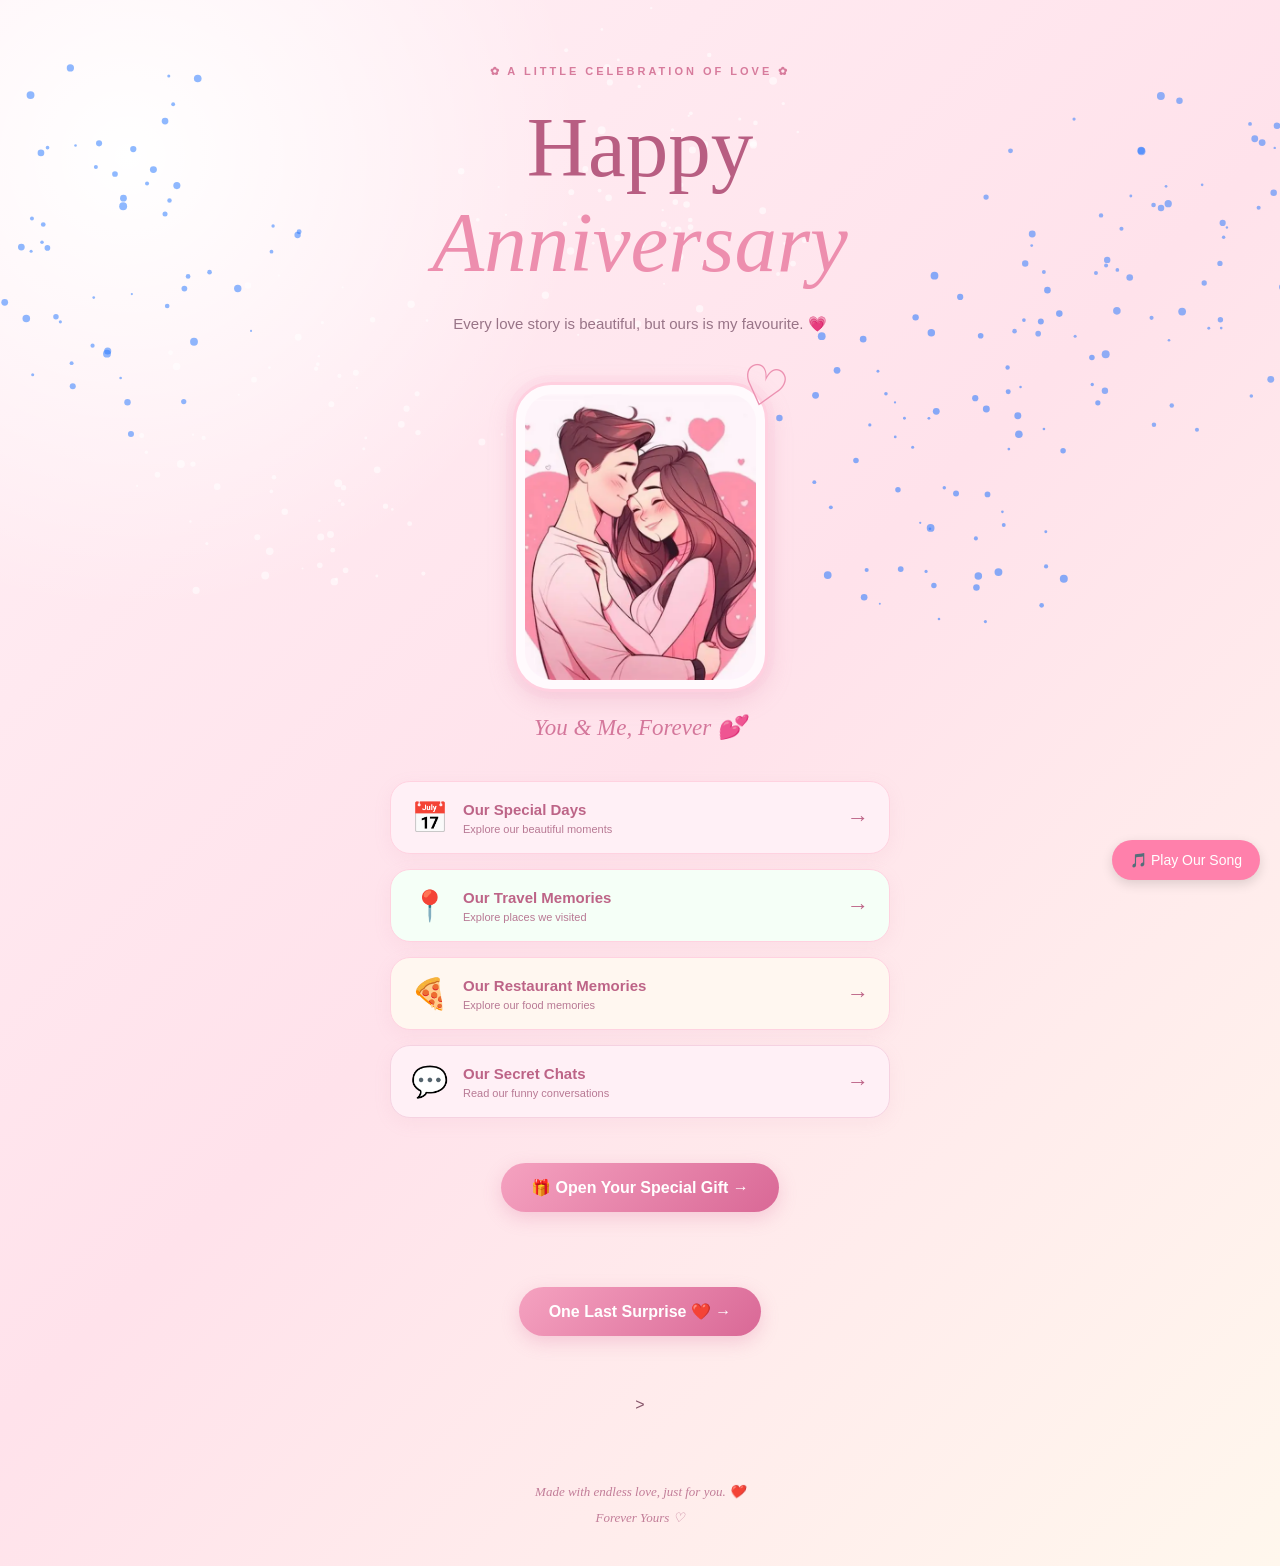
<file: index.html>
<!DOCTYPE html>
<html lang="en">
<head>
    <meta charset="UTF-8">
    <meta name="viewport" content="width=device-width, initial-scale=1.0">
    <title>Our Little Love Story ❤️</title>
    <link rel="stylesheet" href="style.css">
</head>
<body>

    <canvas id="fireworks"></canvas>
    <div class="hearts" id="hearts"></div>

    <main class="page">

        <div class="small-label">✿ A LITTLE CELEBRATION OF LOVE ✿</div>

        <h1>Happy <span>Anniversary</span></h1>

        <p class="subtitle">
            Every love story is beautiful, but ours is my favourite. 💗
        </p>

        <section class="photo-section">
            <div class="photo-decoration">♡</div>

            <div class="photo-frame">
                <img src="OIP.webp" alt="Our beautiful memory"
                     onerror="this.style.display='none'; document.getElementById('photoFallback').style.display='flex';">

                <div class="photo-fallback" id="photoFallback">
                    <span>♡</span>
                    <p>Add Your Beautiful Photo</p>
                </div>
            </div>

            <div class="photo-caption">You & Me, Forever 💕</div>
        </section>


       <div class="page-navigation">

    <a href="calendar.html" class="nav-button calendar-btn">
        <span>📅</span>
        <span>
            <strong>Our Special Days</strong>
            <small>Explore our beautiful moments</small>
        </span>
        <span class="arrow">→</span>
    </a>

    <a href="places.html" class="nav-button places-btn">
        <span>📍</span>
        <span>
            <strong>Our Travel Memories</strong>
            <small>Explore places we visited</small>
        </span>
        <span class="arrow">→</span>
    </a>

    <a href="restaurants.html" class="nav-button restaurant-btn">
        <span>🍕</span>
        <span>
            <strong>Our Restaurant Memories</strong>
            <small>Explore our food memories</small>
        </span>
        <span class="arrow">→</span>

    </a><a href="chat.html" class="nav-button chat-btn">
    <span>💬</span>
    <span>
        <strong>Our Secret Chats</strong>
        <small>Read our funny conversations</small>
    </span>
    <span class="arrow">→</span>
</a><a href="gift-slot.html" class="next-button">
    🎁 Open Your Special Gift →
</a> 
<a href="last-message.html" class="next-button">
    One Last Surprise ❤️ →
</a>
</div>

</div>

</div>
       >

        <footer>
            <p>Made with endless love, just for you. ❤️</p>
            <p>Forever Yours ♡</p>
        </footer>

    </main>

    <div class="popup-overlay" id="popup">
        <div class="popup-card">
            <button class="close-btn" id="closeBtn">×</button>
            <div class="popup-heart">💗</div>
            <h2>One More Thing...</h2>
            <p>
                No matter how many days pass,
                I will always be happy to have you in my life.
            </p>
            <h3>Will You Stay With Me Forever? 🥺</h3>
            <button class="yes-btn" id="yesBtn">Forever & Always! ❤️</button>
            <p class="popup-result" id="popupResult"></p>
        </div>
    </div>

       <script src="script.js"></script>

    <!-- Background Music -->
    <audio id="backgroundMusic" loop>
        <source src="m.mp3" type="audio/mpeg">
    </audio>

    <button id="musicButton" onclick="toggleMusic()">
        🎵 Play Our Song
    </button>

    <style>
        #musicButton {
            position: fixed;
            bottom: 20px;
            right: 20px;
            background: #ff80ab;
            color: white;
            border: none;
            padding: 12px 18px;
            border-radius: 30px;
            font-size: 14px;
            cursor: pointer;
            z-index: 9999;
            box-shadow: 0 4px 12px #0002;
        }
    </style>

    <script>
        const music = document.getElementById("backgroundMusic");
        const musicButton = document.getElementById("musicButton");

        function toggleMusic() {
            if (music.paused) {
                music.play();
                musicButton.innerHTML = "⏸ Pause Our Song";
                sessionStorage.setItem("songPlaying", "true");
            } else {
                music.pause();
                musicButton.innerHTML = "🎵 Play Our Song";
                sessionStorage.setItem("songPlaying", "false");
            }
        }

        window.addEventListener("load", function () {
            const savedTime = sessionStorage.getItem("songTime");
            if (savedTime) {
                music.currentTime = Number(savedTime);
            }

            if (sessionStorage.getItem("songPlaying") === "true") {
                music.play().then(() => {
                    musicButton.innerHTML = "⏸ Pause Our Song";
                }).catch(() => {
                    musicButton.innerHTML = "🎵 Continue Our Song";
                });
            }
        });

        window.addEventListener("beforeunload", function () {
            sessionStorage.setItem("songTime", music.currentTime);
        });
    </script>

</body>
</html>
</file>
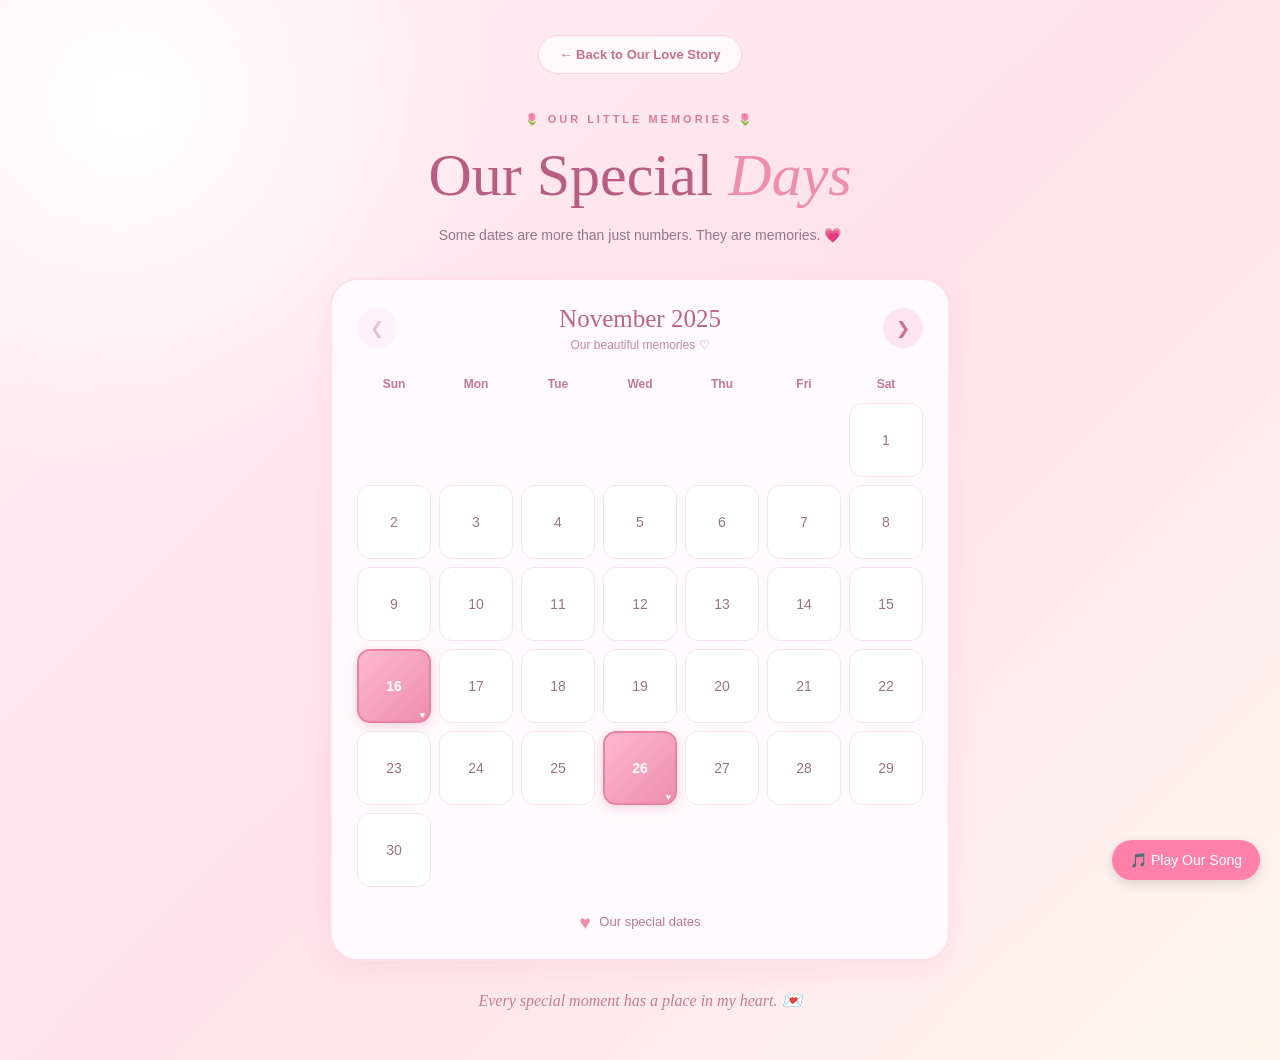
<file: calendar.html>
<!DOCTYPE html>
<html lang="en">
<head>
    <meta charset="UTF-8">
    <meta name="viewport" content="width=device-width, initial-scale=1.0">

    <title>Our Special Days ❤️</title>

    <link rel="stylesheet" href="style.css">
    <link rel="stylesheet" href="calendar.css">
</head>

<body>

    <!-- Floating Hearts -->
    <div class="hearts" id="hearts"></div>

    <main class="calendar-page">

        <!-- Back Home Button -->
        <a href="index.html" class="back-home">
            ← Back to Our Love Story
        </a>

        <!-- Calendar Heading -->
        <div class="calendar-heading">

            <span>🌷 OUR LITTLE MEMORIES 🌷</span>

            <h1>
                Our Special <em>Days</em>
            </h1>

            <p>
                Some dates are more than just numbers.
                They are memories. 💗
            </p>

        </div>

        <!-- Calendar Section -->
        <section class="calendar-card">

            <div class="calendar-top">

                <button id="prevMonth" aria-label="Previous month">
                    ❮
                </button>

                <div>
                    <h2 id="monthYear">November 2025</h2>
                    <p>Our beautiful memories ♡</p>
                </div>

                <button id="nextMonth" aria-label="Next month">
                    ❯
                </button>

            </div>

            <!-- Weekdays -->
            <div class="weekdays">
                <span>Sun</span>
                <span>Mon</span>
                <span>Tue</span>
                <span>Wed</span>
                <span>Thu</span>
                <span>Fri</span>
                <span>Sat</span>
            </div>

            <!-- Calendar Dates -->
            <div class="calendar-days" id="calendarDays"></div>

            <!-- Legend -->
            <div class="calendar-legend">
                <span class="legend-heart">♥</span>
                Our special dates
            </div>

        </section>

        <!-- Footer -->
        <p class="calendar-footer">
            Every special moment has a place in my heart. 💌
        </p>

    </main>

    <!-- SPECIAL DAY POPUP -->
    <div class="date-popup" id="datePopup">

        <div class="date-popup-card">

            <button class="date-close" id="dateClose">
                ×
            </button>

            <div class="date-popup-heart">💗</div>

            <span class="popup-small-title">
                A MEMORY TO KEEP
            </span>

            <h2 id="specialDateTitle">
                Our Special Day
            </h2>

            <p id="specialDateNote"></p>

            <div class="popup-bottom">
                Made with love, just for you ♡
            </div>

            <button class="date-ok" id="dateOk">
                Close 💕
            </button>

        </div>

    </div>

    <!-- JavaScript -->
    <script src="calendar.js"></script>

</body>
</html>


    <!-- SPECIAL DATE POPUP -->
    <div class="date-popup" id="datePopup">
        <div class="date-popup-card">

            <button class="date-close" id="dateClose">×</button>

            <div class="date-popup-heart">💗</div>
            <span class="popup-small-title">A MEMORY TO KEEP</span>

            <h2 id="specialDateTitle">Our Special Day</h2>
            <p id="specialDateNote"></p>

            <div class="popup-bottom">
                Made with love, just for you ♡
            </div>

            <button class="date-ok" id="dateOk">Close 💕</button>
        </div>
    </div>

     <!-- Background Music -->
    <audio id="backgroundMusic" loop>
        <source src="m.mp3" type="audio/mpeg">
    </audio>

    <button id="musicButton" onclick="toggleMusic()">
        🎵 Play Our Song
    </button>

    <style>
        #musicButton {
            position: fixed;
            bottom: 20px;
            right: 20px;
            background: #ff80ab;
            color: white;
            border: none;
            padding: 12px 18px;
            border-radius: 30px;
            font-size: 14px;
            cursor: pointer;
            z-index: 9999;
            box-shadow: 0 4px 12px #0002;
        }
    </style>

    <script>
        const music = document.getElementById("backgroundMusic");
        const musicButton = document.getElementById("musicButton");

        function toggleMusic() {
            if (music.paused) {
                music.play();
                musicButton.innerHTML = "⏸ Pause Our Song";
                sessionStorage.setItem("songPlaying", "true");
            } else {
                music.pause();
                musicButton.innerHTML = "🎵 Play Our Song";
                sessionStorage.setItem("songPlaying", "false");
            }
        }

        window.addEventListener("load", function () {
            const savedTime = sessionStorage.getItem("songTime");
            if (savedTime) {
                music.currentTime = Number(savedTime);
            }

            if (sessionStorage.getItem("songPlaying") === "true") {
                music.play().then(() => {
                    musicButton.innerHTML = "⏸ Pause Our Song";
                }).catch(() => {
                    musicButton.innerHTML = "🎵 Continue Our Song";
                });
            }
        });

        window.addEventListener("beforeunload", function () {
            sessionStorage.setItem("songTime", music.currentTime);
        });
    </script>

</body>
</html>
</file>
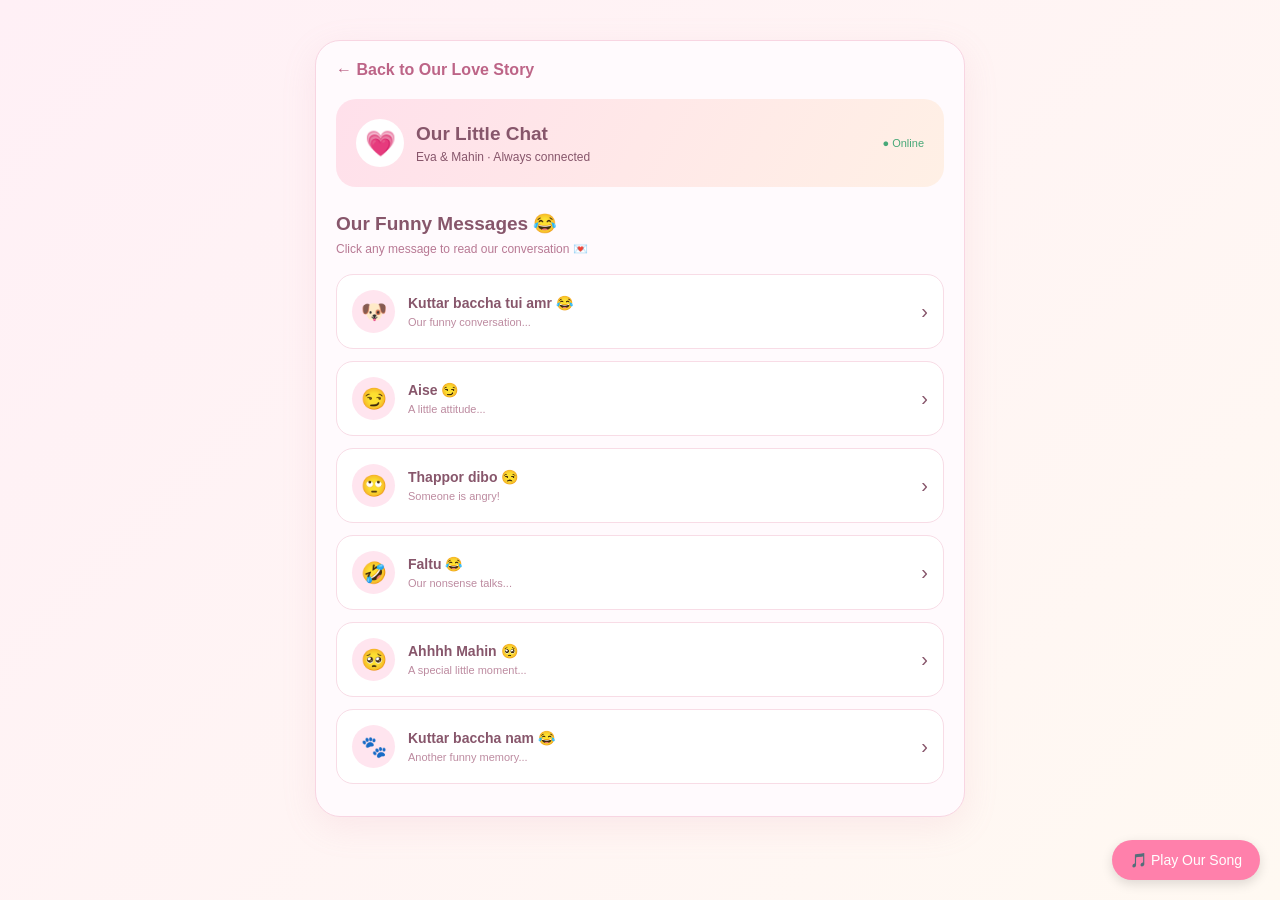
<file: chat.html>
<!DOCTYPE html>
<html lang="en">
<head>
    <meta charset="UTF-8">
    <meta name="viewport" content="width=device-width, initial-scale=1.0">
    <title>Our Secret Chat 💗</title>
    <link rel="stylesheet" href="chat.css">
</head>
<body>

<main class="chat-page">

    <a href="index.html" class="back-button">← Back to Our Love Story</a>

    <header class="chat-header">
        <div class="profile">
            <div class="avatar">💗</div>
            <div>
                <h1>Our Little Chat</h1>
                <p>Eva & Mahin · Always connected</p>
            </div>
        </div>
        <span class="online">● Online</span>
    </header>

    <section id="chatList" class="chat-list">
        <h2>Our Funny Messages 😂</h2>
        <p class="subtitle">Click any message to read our conversation 💌</p>
    </section>

    <section id="conversation" class="conversation hidden">
        <button id="backChats" class="back-chat">← All Messages</button>

        <div class="conversation-heading">
            <div class="avatar">🥰</div>
            <div>
                <h2 id="conversationTitle">Our Conversation</h2>
                <p>Just our silly little talks ❤️</p>
            </div>
        </div>

        <div id="messages" class="messages"></div>

        <div class="chat-footer">Made with love, just for Eva ♡</div>
    </section>

</main>

<script src="chat.js"></script>
</body>
</html>
<!-- Background Music -->
    <audio id="backgroundMusic" loop>
        <source src="m.mp3" type="audio/mpeg">
    </audio>

    <button id="musicButton" onclick="toggleMusic()">
        🎵 Play Our Song
    </button>

    <style>
        #musicButton {
            position: fixed;
            bottom: 20px;
            right: 20px;
            background: #ff80ab;
            color: white;
            border: none;
            padding: 12px 18px;
            border-radius: 30px;
            font-size: 14px;
            cursor: pointer;
            z-index: 9999;
            box-shadow: 0 4px 12px #0002;
        }
    </style>

    <script>
        const music = document.getElementById("backgroundMusic");
        const musicButton = document.getElementById("musicButton");

        function toggleMusic() {
            if (music.paused) {
                music.play();
                musicButton.innerHTML = "⏸ Pause Our Song";
                sessionStorage.setItem("songPlaying", "true");
            } else {
                music.pause();
                musicButton.innerHTML = "🎵 Play Our Song";
                sessionStorage.setItem("songPlaying", "false");
            }
        }

        window.addEventListener("load", function () {
            const savedTime = sessionStorage.getItem("songTime");
            if (savedTime) {
                music.currentTime = Number(savedTime);
            }

            if (sessionStorage.getItem("songPlaying") === "true") {
                music.play().then(() => {
                    musicButton.innerHTML = "⏸ Pause Our Song";
                }).catch(() => {
                    musicButton.innerHTML = "🎵 Continue Our Song";
                });
            }
        });

        window.addEventListener("beforeunload", function () {
            sessionStorage.setItem("songTime", music.currentTime);
        });
    </script>

</body>
</html>
</file>
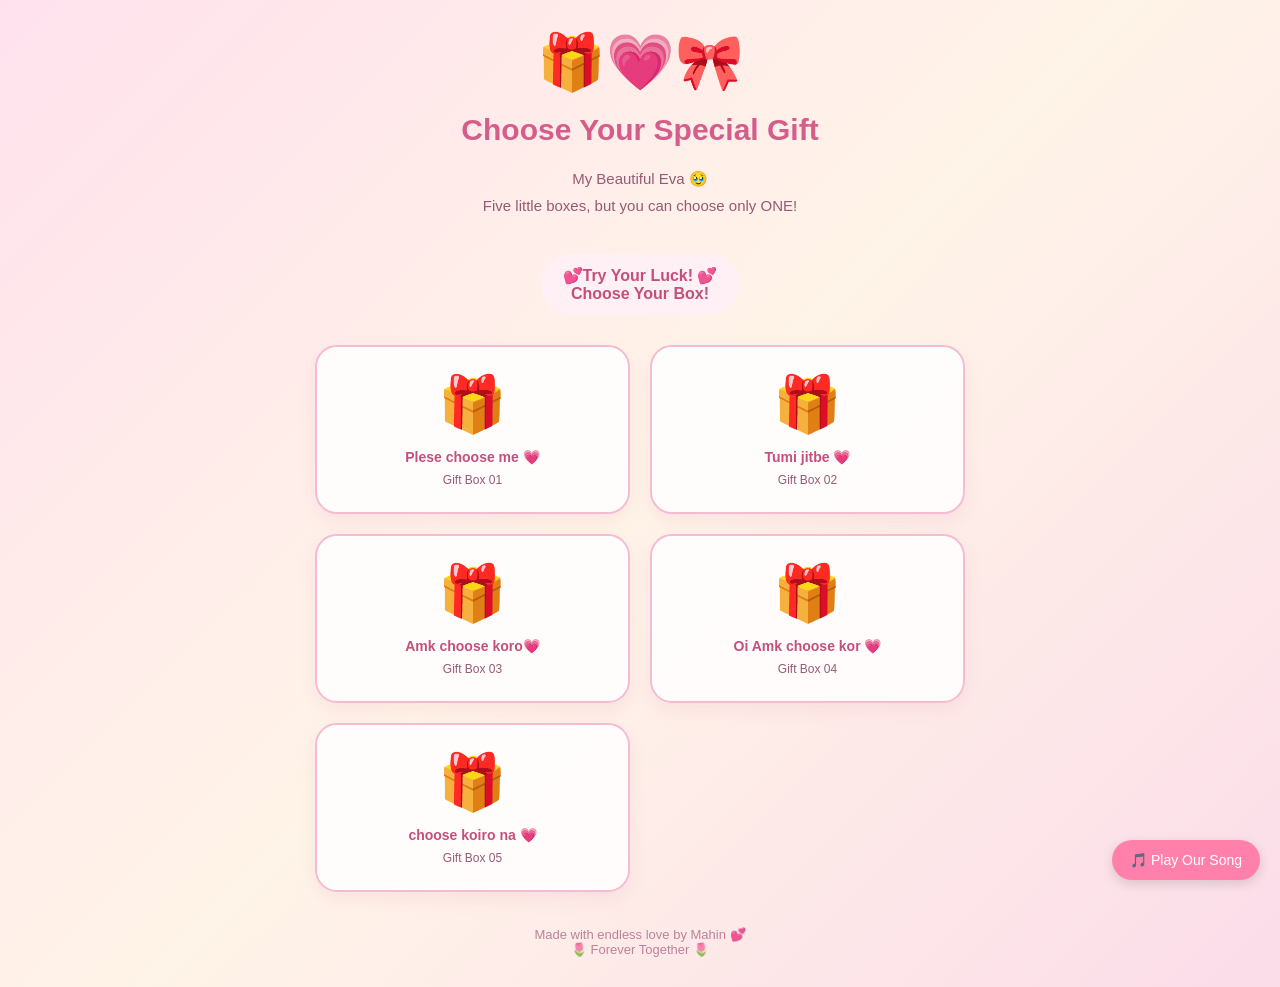
<file: gift-slot.html>
<!DOCTYPE html>
<html lang="en">
<head>
<meta charset="UTF-8">
<meta name="viewport" content="width=device-width, initial-scale=1.0">

<title>Eva's Special Gift ❤️</title>

<style>
* {
    margin: 0;
    padding: 0;
    box-sizing: border-box;
}

body {
    min-height: 100vh;
    font-family: 'Segoe UI', sans-serif;
    background: linear-gradient(135deg, #ffe1ed, #fff4e8, #fbdce9);
    color: #945b74;
    text-align: center;
    padding: 30px 15px;
}

.container {
    max-width: 650px;
    margin: auto;
}

.top-icon {
    font-size: 55px;
    animation: float 2s infinite ease-in-out;
}

@keyframes float {
    50% { transform: translateY(-10px); }
}

h1 {
    color: #d45d8a;
    font-size: 30px;
    margin: 18px 0;
}

.subtitle {
    font-size: 15px;
    line-height: 1.8;
    margin-bottom: 20px;
}

.instruction {
    display: inline-block;
    background: #fff0f5;
    padding: 12px 22px;
    border-radius: 30px;
    margin: 15px 0 30px;
    color: #c34f7b;
    font-weight: bold;
}

.gift-grid {
    display: grid;
    grid-template-columns: repeat(2, 1fr);
    gap: 20px;
}

.gift-box {
    background: rgba(255,255,255,0.85);
    border: 2px solid #f5bcd1;
    border-radius: 22px;
    padding: 25px 10px;
    cursor: pointer;
    transition: 0.3s;
    box-shadow: 0 7px 18px #d88aa522;
}

.gift-box:hover:not(.locked) {
    transform: translateY(-7px);
    background: #ffeaf2;
    box-shadow: 0 10px 25px #d88aa544;
}

.gift-box.selected {
    border: 3px solid #d94e83;
    background: #ffe2ed;
    transform: scale(1.05);
    box-shadow: 0 8px 25px #d94e8355;
}

.gift-box.locked {
    opacity: 0.35;
    cursor: not-allowed;
}

.gift-icon {
    font-size: 55px;
    margin-bottom: 12px;
}

.gift-box h3 {
    font-size: 14px;
    color: #c44f7d;
}

.gift-box p {
    font-size: 12px;
    margin-top: 8px;
}

.message {
    margin-top: 35px;
    padding: 30px 20px;
    background: linear-gradient(135deg, #fff8fb, #ffe9f1);
    border-radius: 25px;
    border: 2px solid #f2bfd1;
    display: none;
    box-shadow: 0 10px 30px #d88aa533;
    animation: show 0.7s ease;
}

@keyframes show {
    from {
        opacity: 0;
        transform: scale(0.8) translateY(20px);
    }
    to {
        opacity: 1;
        transform: scale(1) translateY(0);
    }
}

.result-icon {
    font-size: 65px;
    margin-bottom: 15px;
}

.message h2 {
    color: #d34d80;
    font-size: 26px;
    margin-bottom: 15px;
}

.message p {
    line-height: 1.9;
    font-size: 15px;
}

.love-note {
    margin-top: 22px;
    color: #d34d80;
    font-weight: bold;
    font-size: 22px;
}

.next {
    display: none;
    margin-top: 28px;
    padding: 15px 30px;
    background: linear-gradient(135deg, #f5a2c0, #d96896);
    color: white;
    text-decoration: none;
    border-radius: 30px;
    font-weight: bold;
    box-shadow: 0 6px 18px #d9689640;
    transition: 0.3s;
}

.next:hover {
    transform: translateY(-5px);
}

.footer {
    margin-top: 35px;
    font-size: 13px;
    color: #bd8299;
}

@media(max-width: 400px) {
    .gift-grid {
        gap: 12px;
    }

    .gift-box {
        padding: 20px 5px;
    }

    h1 {
        font-size: 25px;
    }
}
</style>
</head>

<body>

<div class="container">

    <div class="top-icon">🎁💗🎀</div>

    <h1>Choose Your Special Gift</h1>

    <p class="subtitle">
        My Beautiful Eva 🥹
        <br>
        Five little boxes, but you can choose only ONE!
    </p>

    <div class="instruction">
        💕Try Your Luck! 💕
        <br>
        Choose Your Box!
    </div>

    <!-- FIVE GIFT BOXES -->

    <div class="gift-grid">

        <div class="gift-box" onclick="chooseGift(this)">
            <div class="gift-icon">🎁</div>
            <h3>Plese choose me 💗</h3>
            <p>Gift Box 01</p>
        </div>

        <div class="gift-box" onclick="chooseGift(this)">
            <div class="gift-icon">🎁</div>
            <h3>Tumi jitbe  💗</h3>
            <p>Gift Box 02</p>
        </div>

        <div class="gift-box" onclick="chooseGift(this)">
            <div class="gift-icon">🎁</div>
            <h3>Amk choose  koro💗</h3>
            <p>Gift Box 03</p>
        </div>

        <div class="gift-box" onclick="chooseGift(this)">
            <div class="gift-icon">🎁</div>
            <h3>Oi Amk choose kor 💗</h3>
            <p>Gift Box 04</p>
        </div>

        <div class="gift-box" onclick="chooseGift(this)">
            <div class="gift-icon">🎁</div>
            <h3>choose koiro na  💗</h3>
            <p>Gift Box 05</p>
        </div>

    </div>

    <!-- SAME BANGLISH NOTE FOR EVERY BOX -->

    <div class="message" id="message">

        <div class="result-icon">💗🥰</div>

        <h2>SHEI ❤️</h2>

        <p>
            Hehe! Eva, tumi tomar special box choose korecho! 🥹
            <br><br>

           Cholo Segs kory .......
            <br><br>

           
            

         

        <div class="love-note">
            VALOBASHI EVA ❤️
        </div>

    </div>

    <!-- FINAL PAGE BUTTON -->

    <a href="last-message.html" class="next" id="nextButton">
        Final Love Letter ❤️ →
    </a>

    <div class="footer">
        Made with endless love by Mahin 💕
        <br>
        🌷 Forever Together 🌷
    </div>

</div>

<script>

let alreadySelected = false;

function chooseGift(box) {

    // Only one box can be selected

    if (alreadySelected) {
        return;
    }

    alreadySelected = true;

    // Select clicked box

    box.classList.add("selected");

    box.querySelector(".gift-icon").innerHTML = "💝";

    // Lock other four boxes

    document.querySelectorAll(".gift-box").forEach(item => {

        if (item !== box) {
            item.classList.add("locked");
        }

    });

    // Show Banglish message

    document.getElementById("message").style.display = "block";

    // Show final message button

    document.getElementById("nextButton").style.display = "inline-block";

    // Scroll to message

    document.getElementById("message").scrollIntoView({
        behavior: "smooth",
        block: "center"
    });

}

</script>

</body>
</html>
<!-- Background Music -->
    <audio id="backgroundMusic" loop>
        <source src="m.mp3" type="audio/mpeg">
    </audio>

    <button id="musicButton" onclick="toggleMusic()">
        🎵 Play Our Song
    </button>

    <style>
        #musicButton {
            position: fixed;
            bottom: 20px;
            right: 20px;
            background: #ff80ab;
            color: white;
            border: none;
            padding: 12px 18px;
            border-radius: 30px;
            font-size: 14px;
            cursor: pointer;
            z-index: 9999;
            box-shadow: 0 4px 12px #0002;
        }
    </style>

    <script>
        const music = document.getElementById("backgroundMusic");
        const musicButton = document.getElementById("musicButton");

        function toggleMusic() {
            if (music.paused) {
                music.play();
                musicButton.innerHTML = "⏸ Pause Our Song";
                sessionStorage.setItem("songPlaying", "true");
            } else {
                music.pause();
                musicButton.innerHTML = "🎵 Play Our Song";
                sessionStorage.setItem("songPlaying", "false");
            }
        }

        window.addEventListener("load", function () {
            const savedTime = sessionStorage.getItem("songTime");
            if (savedTime) {
                music.currentTime = Number(savedTime);
            }

            if (sessionStorage.getItem("songPlaying") === "true") {
                music.play().then(() => {
                    musicButton.innerHTML = "⏸ Pause Our Song";
                }).catch(() => {
                    musicButton.innerHTML = "🎵 Continue Our Song";
                });
            }
        });

        window.addEventListener("beforeunload", function () {
            sessionStorage.setItem("songTime", music.currentTime);
        });
    </script>

</body>
</html>
</file>
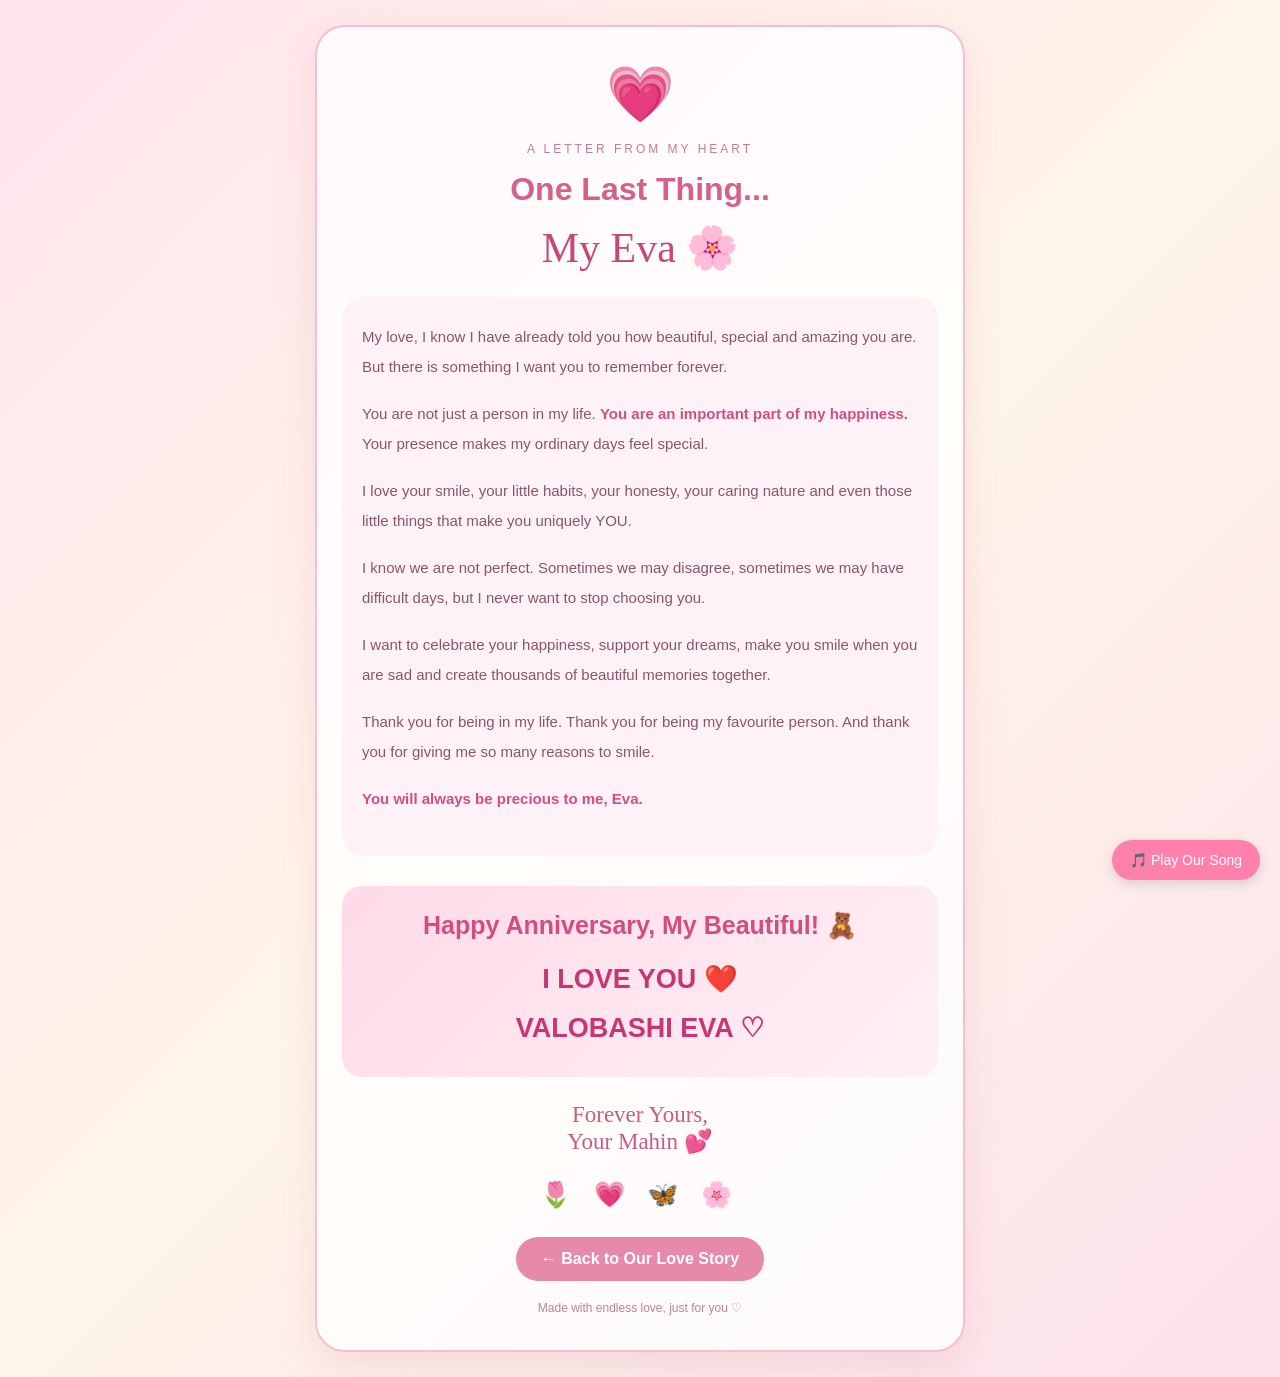
<file: last-message.html>
<!DOCTYPE html>
<html lang="en">
<head>
    <meta charset="UTF-8">
    <meta name="viewport" content="width=device-width, initial-scale=1.0">
    <title>One Last Message for Eva ❤️</title>

    <style>
        * {
            margin: 0;
            padding: 0;
            box-sizing: border-box;
        }

        body {
            min-height: 100vh;
            font-family: 'Segoe UI', sans-serif;
            background: linear-gradient(135deg, #ffe4ed, #fff5e9, #fce1eb);
            color: #87566b;
            display: flex;
            justify-content: center;
            align-items: center;
            padding: 25px 15px;
            overflow-x: hidden;
        }

        .container {
            max-width: 650px;
            width: 100%;
            background: rgba(255, 255, 255, 0.8);
            border: 2px solid #f5bfd1;
            border-radius: 30px;
            padding: 35px 25px;
            text-align: center;
            box-shadow: 0 15px 40px rgba(190, 100, 130, 0.15);
            animation: appear 1.2s ease;
        }

        @keyframes appear {
            from {
                opacity: 0;
                transform: translateY(30px);
            }
            to {
                opacity: 1;
                transform: translateY(0);
            }
        }

        .heart {
            font-size: 55px;
            animation: heartbeat 1.5s infinite;
        }

        @keyframes heartbeat {
            50% { transform: scale(1.2); }
        }

        .small-title {
            margin-top: 15px;
            letter-spacing: 3px;
            font-size: 12px;
            color: #c47b96;
        }

        h1 {
            font-size: 32px;
            color: #d65f8c;
            margin: 15px 0;
        }

        .name {
            font-size: 42px;
            color: #c74778;
            font-family: cursive;
            margin: 10px 0 25px;
        }

        .message {
            background: #fff2f6;
            padding: 25px 20px;
            border-radius: 22px;
            line-height: 2;
            font-size: 15px;
            text-align: left;
        }

        .message p {
            margin-bottom: 17px;
        }

        .highlight {
            color: #d34d80;
            font-weight: bold;
        }

        .final-text {
            margin-top: 30px;
            padding: 25px 10px;
            background: linear-gradient(135deg, #ffdae8, #fff0f5);
            border-radius: 20px;
        }

        .final-text h2 {
            color: #d34d80;
            font-size: 25px;
            margin-bottom: 15px;
        }

        .love {
            color: #c73573;
            font-size: 27px;
            font-weight: bold;
            line-height: 1.8;
        }

        .signature {
            margin-top: 25px;
            font-family: cursive;
            font-size: 23px;
            color: #c65d83;
        }

        .decor {
            margin-top: 25px;
            font-size: 25px;
            letter-spacing: 8px;
        }

        .back {
            display: inline-block;
            margin-top: 28px;
            padding: 13px 25px;
            background: #e78aaa;
            color: white;
            text-decoration: none;
            border-radius: 30px;
            font-weight: bold;
            transition: 0.3s;
        }

        .back:hover {
            background: #d45d88;
            transform: scale(1.05);
        }

        .footer {
            margin-top: 20px;
            font-size: 12px;
            color: #bd8299;
        }

        @media(max-width: 480px) {
            h1 { font-size: 26px; }
            .name { font-size: 36px; }
            .container { padding: 28px 18px; }
        }
    </style>
</head>

<body>

    <main class="container">

        <div class="heart">💗</div>

        <div class="small-title">
            A LETTER FROM MY HEART
        </div>

        <h1>One Last Thing...</h1>

        <div class="name">My Eva 🌸</div>

        <div class="message">

            <p>
                My love, I know I have already told you how beautiful,
                special and amazing you are. But there is something
                I want you to remember forever.
            </p>

            <p>
                You are not just a person in my life.
                <span class="highlight">You are an important part of my happiness.</span>
                Your presence makes my ordinary days feel special.
            </p>

            <p>
                I love your smile, your little habits, your honesty,
                your caring nature and even those little things
                that make you uniquely YOU.
            </p>

            <p>
                I know we are not perfect. Sometimes we may disagree,
                sometimes we may have difficult days, but I never want
                to stop choosing you.
            </p>

            <p>
                I want to celebrate your happiness, support your dreams,
                make you smile when you are sad and create thousands
                of beautiful memories together.
            </p>

            <p>
                Thank you for being in my life.
                Thank you for being my favourite person.
                And thank you for giving me so many reasons to smile.
            </p>

            <p>
                <span class="highlight">
                    You will always be precious to me, Eva.
                </span>
            </p>

        </div>

        <div class="final-text">

            <h2>Happy Anniversary, My Beautiful! 🧸</h2>

            <div class="love">
                I LOVE YOU ❤️
                <br>
                VALOBASHI EVA ♡
            </div>

        </div>

        <div class="signature">
            Forever Yours,<br>
            Your Mahin 💕
        </div>

        <div class="decor">
            🌷 💗 🦋 🌸
        </div>

        <a href="index.html" class="back">
            ← Back to Our Love Story
        </a>

        <div class="footer">
            Made with endless love, just for you ♡
        </div>

    </main>

</body>
</html>
<!-- Background Music -->
    <audio id="backgroundMusic" loop>
        <source src="m.mp3" type="audio/mpeg">
    </audio>

    <button id="musicButton" onclick="toggleMusic()">
        🎵 Play Our Song
    </button>

    <style>
        #musicButton {
            position: fixed;
            bottom: 20px;
            right: 20px;
            background: #ff80ab;
            color: white;
            border: none;
            padding: 12px 18px;
            border-radius: 30px;
            font-size: 14px;
            cursor: pointer;
            z-index: 9999;
            box-shadow: 0 4px 12px #0002;
        }
    </style>

    <script>
        const music = document.getElementById("backgroundMusic");
        const musicButton = document.getElementById("musicButton");

        function toggleMusic() {
            if (music.paused) {
                music.play();
                musicButton.innerHTML = "⏸ Pause Our Song";
                sessionStorage.setItem("songPlaying", "true");
            } else {
                music.pause();
                musicButton.innerHTML = "🎵 Play Our Song";
                sessionStorage.setItem("songPlaying", "false");
            }
        }

        window.addEventListener("load", function () {
            const savedTime = sessionStorage.getItem("songTime");
            if (savedTime) {
                music.currentTime = Number(savedTime);
            }

            if (sessionStorage.getItem("songPlaying") === "true") {
                music.play().then(() => {
                    musicButton.innerHTML = "⏸ Pause Our Song";
                }).catch(() => {
                    musicButton.innerHTML = "🎵 Continue Our Song";
                });
            }
        });

        window.addEventListener("beforeunload", function () {
            sessionStorage.setItem("songTime", music.currentTime);
        });
    </script>

</body>
</html>
</file>
<file: style.css>
* {
    margin: 0;
    padding: 0;
    box-sizing: border-box;
}

html {
    scroll-behavior: smooth;
}

body {
    min-height: 100vh;
    overflow-x: hidden;
    font-family: 'Segoe UI', sans-serif;
    color: #87566b;
    background:
        radial-gradient(circle at 10% 10%, #fff, transparent 25%),
        linear-gradient(135deg, #fff0f5, #ffe2eb, #fff7ed);
}

/* FIREWORKS */
#fireworks {
    position: fixed;
    inset: 0;
    width: 100%;
    height: 100%;
    z-index: 0;
    pointer-events: none;
}

/* FLOATING HEARTS */
.hearts {
    position: fixed;
    inset: 0;
    z-index: 1;
    overflow: hidden;
    pointer-events: none;
}

.floating-heart {
    position: absolute;
    bottom: -40px;
    color: #f08caf;
    opacity: .7;
    animation: floatUp linear forwards;
}

@keyframes floatUp {
    to {
        transform: translateY(-110vh) rotate(40deg);
        opacity: 0;
    }
}

.love-rain {
    position: absolute;
    top: -40px;
    color: #ed82a9;
    font-family: Georgia, serif;
    font-weight: bold;
    text-shadow: 0 0 10px #ffb6ce;
    white-space: nowrap;
    animation: loveFall linear forwards;
}

@keyframes loveFall {
    0% { transform: translateY(0) rotate(-10deg); opacity: 0; }
    15% { opacity: 1; }
    100% { transform: translateY(110vh) rotate(20deg); opacity: 0; }
}

/* MAIN PAGE */
.page {
    position: relative;
    z-index: 2;
    width: min(100% - 30px, 850px);
    margin: auto;
    padding: 65px 15px 35px;
    text-align: center;
}

.small-label {
    color: #d77b9c;
    font-size: 11px;
    letter-spacing: 3px;
    font-weight: 700;
    margin-bottom: 22px;
}

h1 {
    color: #b85e82;
    font-family: Georgia, serif;
    font-size: clamp(48px, 9vw, 85px);
    font-weight: normal;
    line-height: 1.12;
}

h1 span {
    display: block;
    color: #ed8eae;
    font-style: italic;
}

.subtitle {
    max-width: 500px;
    margin: 20px auto 0;
    color: #987487;
    font-size: 15px;
    line-height: 1.8;
}

/* PHOTO */
.photo-section {
    position: relative;
    margin: 45px auto 40px;
    width: 100%;
    max-width: 320px;
}

.photo-frame {
    width: 255px;
    height: 310px;
    margin: auto;
    padding: 9px;
    border: 3px solid #ffd0e0;
    border-radius: 38px;
    background: #fffafd;
    box-shadow: 0 8px 25px #d98ba844, 0 0 0 7px #ffd9e655;
    overflow: hidden;
}

.photo-frame img {
    display: block;
    width: 100%;
    height: 100%;
    object-fit: cover;
    border-radius: 28px;
}

.photo-fallback {
    display: none;
    width: 100%;
    height: 100%;
    flex-direction: column;
    justify-content: center;
    align-items: center;
    gap: 12px;
    color: #d4779b;
    background: #ffeaf1;
    border-radius: 28px;
}

.photo-fallback span { font-size: 65px; }
.photo-fallback p { font-size: 13px; }

.photo-decoration {
    position: absolute;
    top: -27px;
    right: 12px;
    color: #ec91b1;
    font-size: 55px;
    z-index: 2;
    transform: rotate(15deg);
}

.photo-caption {
    margin-top: 22px;
    color: #d4779b;
    font-family: Georgia, serif;
    font-style: italic;
    font-size: 23px;
}

/* LOVE CARD */
.love-card {
    max-width: 620px;
    margin: 40px auto;
    padding: 35px 30px;
    background: #fffafd;
    border: 2px solid #ffe0eb;
    border-radius: 30px;
    box-shadow: 0 8px 25px #d98ba822;
}

.card-heart {
    font-size: 42px;
    margin-bottom: 12px;
}

.love-card h2,
.memory-section h2 {
    color: #c66f91;
    font-family: Georgia, serif;
    font-size: 29px;
    font-weight: normal;
    margin-bottom: 18px;
}

.love-card p {
    color: #987487;
    font-size: 14px;
    line-height: 2;
}

.love-card .love-line {
    margin-top: 15px;
    color: #d4779b;
    font-family: Georgia, serif;
    font-style: italic;
    font-size: 17px;
}

/* MEMORY GRID */
.memory-section {
    margin: 55px auto 40px;
}

.memory-grid {
    display: grid;
    grid-template-columns: repeat(4, 1fr);
    gap: 15px;
    max-width: 650px;
    margin: auto;
}

.memory-item {
    padding: 22px 10px;
    background: #fff9fc;
    border: 1px solid #ffdeea;
    border-radius: 22px;
    transition: .3s ease;
}

.memory-item:hover {
    background: #ffeaf2;
    transform: translateY(-5px);
}

.memory-item span {
    display: block;
    font-size: 35px;
    margin-bottom: 10px;
}

.memory-item p {
    color: #b76d8b;
    font-size: 13px;
    font-weight: 600;
}

/* BUTTONS */
.surprise-btn,
.yes-btn,
.date-ok {
    border: none;
    border-radius: 40px;
    padding: 15px 28px;
    background: linear-gradient(135deg, #ffb8d0, #e982a7);
    color: white;
    font-size: 14px;
    font-weight: bold;
    cursor: pointer;
    box-shadow: 0 6px 18px #d77b9c44;
    transition: .3s ease;
}

.surprise-btn:hover,
.yes-btn:hover,
.date-ok:hover {
    background: #dc779c;
    transform: translateY(-3px);
}

.calendar-link {
    display: block;
    width: fit-content;
    margin: 20px auto 14px;
    padding: 14px 28px;
    border-radius: 30px;
    background: #fff8fb;
    border: 2px solid #ffd2e0;
    color: #c66f91;
    text-decoration: none;
    font-size: 14px;
    font-weight: bold;
    transition: .3s;
}

.calendar-link:hover {
    background: #ffe3ed;
    transform: translateY(-3px);
}

/* FOOTER */
footer {
    margin-top: 65px;
    color: #c27d98;
    font-size: 13px;
    line-height: 2;
}

footer p {
    font-family: Georgia, serif;
    font-style: italic;
}

/* ANNIVERSARY POPUP */
.popup-overlay {
    position: fixed;
    inset: 0;
    z-index: 10;
    display: none;
    justify-content: center;
    align-items: center;
    padding: 18px;
    background: #633d5059;
    backdrop-filter: blur(5px);
}

.popup-overlay.show { display: flex; }

.popup-card {
    position: relative;
    width: min(100%, 420px);
    padding: 38px 27px;
    background: #fff8fb;
    border: 3px solid #ffd7e5;
    border-radius: 32px;
    text-align: center;
    box-shadow: 0 12px 35px #6e405333;
    animation: popupIn .4s ease;
}

@keyframes popupIn {
    from { opacity: 0; transform: scale(.85); }
    to { opacity: 1; transform: scale(1); }
}

.close-btn {
    position: absolute;
    top: 10px;
    right: 17px;
    border: none;
    background: transparent;
    color: #c47796;
    font-size: 30px;
    cursor: pointer;
}

.popup-heart {
    font-size: 58px;
    margin-bottom: 12px;
    animation: heartbeat 1.2s infinite;
}

@keyframes heartbeat {
    50% { transform: scale(1.15); }
}

.popup-card h2 {
    color: #d4779b;
    font-family: Georgia, serif;
    font-size: 30px;
    font-weight: normal;
    margin-bottom: 15px;
}

.popup-card p {
    color: #987487;
    font-size: 14px;
    line-height: 1.9;
    margin-bottom: 17px;
}

.popup-card h3 {
    color: #c66f91;
    font-size: 17px;
    margin-bottom: 22px;
}

.popup-result {
    margin: 18px 0 0 !important;
    color: #d4779b !important;
    font-weight: bold;
}

/* MOBILE */
@media (max-width: 600px) {
    .page { padding-top: 48px; }

    .small-label {
        font-size: 9px;
        letter-spacing: 2px;
    }

    .subtitle { font-size: 13px; }

    .photo-frame {
        width: 225px;
        height: 275px;
    }

    .love-card { padding: 28px 20px; }

    .love-card h2,
    .memory-section h2 { font-size: 25px; }

    .memory-grid {
        grid-template-columns: repeat(2, 1fr);
        gap: 12px;
    }

    .memory-item { padding: 20px 8px; }

    .popup-card { padding: 35px 20px; }
}

@media (max-width: 350px) {
    .photo-frame {
        width: 200px;
        height: 245px;
    }

    .memory-item p { font-size: 12px; }
}

@media (prefers-reduced-motion: reduce) {
    *, *::before, *::after {
        animation-duration: .01ms !important;
        animation-iteration-count: 1 !important;
        scroll-behavior: auto !important;
    }
}
/* THREE SEPARATE NAVIGATION BUTTONS */

.page-navigation {
    max-width: 500px;
    margin: 30px auto;
    display: flex;
    flex-direction: column;
    gap: 15px;
}

.nav-button {
    display: flex;
    align-items: center;
    gap: 15px;
    padding: 18px 20px;
    border-radius: 20px;
    border: 1px solid #ffd2e0;
    background: #fffafd;
    color: #bd6487;
    text-decoration: none;
    text-align: left;
    box-shadow: 0 5px 18px #d98ba818;
    transition: 0.3s;
}

.nav-button:hover {
    transform: translateY(-4px);
    background: #ffeaf2;
    box-shadow: 0 8px 22px #d98ba833;
}

.nav-button > span:first-child {
    font-size: 30px;
}

.nav-button strong {
    display: block;
    font-size: 15px;
}

.nav-button small {
    display: block;
    margin-top: 5px;
    color: #b87994;
    font-size: 11px;
}

.nav-button .arrow {
    margin-left: auto;
    font-size: 22px;
}

.calendar-btn {
    background: #fff0f6;
}

.places-btn {
    background: #f5fff7;
}

.restaurant-btn {
    background: #fff7f0;
}

@media (max-width: 500px) {
    .nav-button {
        padding: 15px;
    }

    .nav-button strong {
        font-size: 13px;
    }
}
.chat-btn {
    background: #f8f0ff;
    border-color: #e8d7ff;
}
.chat-btn {
    background: #fff0f6;
    border-color: #f5d2e1;
}.next-button {
    display: inline-block;
    margin: 30px auto;
    padding: 14px 28px;
    background: #e78aaa;
    color: white;
    text-decoration: none;
    border-radius: 30px;
    font-weight: bold;
}.next-button {
    display: inline-block;
    margin: 30px auto;
    padding: 15px 30px;
    background: linear-gradient(135deg, #f5a2c0, #d96896);
    color: white;
    text-decoration: none;
    font-size: 16px;
    font-weight: bold;
    border-radius: 30px;
    box-shadow: 0 6px 18px #d9689640;
    transition: 0.3s;
}

.next-button:hover {
    transform: translateY(-5px);
    box-shadow: 0 10px 22px #d9689660;
}
</file>
<file: calendar.css>
/* CALENDAR PAGE */

.calendar-page {
    position: relative;
    z-index: 2;
    width: min(100% - 30px, 750px);
    margin: auto;
    padding: 35px 10px 50px;
    text-align: center;
}

.back-home {
    display: inline-block;
    margin-bottom: 35px;
    padding: 11px 20px;
    border: 1px solid #ffd2e0;
    border-radius: 30px;
    background: #fff9fc;
    color: #c66f91;
    text-decoration: none;
    font-size: 13px;
    font-weight: bold;
    transition: .3s;
}

.back-home:hover {
    background: #ffe3ed;
    transform: translateY(-3px);
}

.calendar-heading {
    margin-bottom: 30px;
}

.calendar-heading > span {
    color: #d77b9c;
    font-size: 11px;
    letter-spacing: 3px;
    font-weight: bold;
}

.calendar-heading h1 {
    margin: 15px 0;
    font-family: Georgia, serif;
    font-size: clamp(38px, 8vw, 60px);
    color: #b85e82;
}

.calendar-heading h1 em {
    color: #ed8eae;
    font-weight: normal;
}

.calendar-heading p {
    color: #987487;
    font-size: 14px;
    line-height: 1.7;
}

/* CALENDAR CARD */

.calendar-card {
    max-width: 620px;
    margin: auto;
    padding: 25px;
    background: #fffafd;
    border: 2px solid #ffe0eb;
    border-radius: 28px;
    box-shadow: 0 10px 30px #d98ba822;
}

.calendar-top {
    display: flex;
    justify-content: space-between;
    align-items: center;
    gap: 10px;
    margin-bottom: 25px;
}

.calendar-top button {
    width: 40px;
    height: 40px;
    border: none;
    border-radius: 50%;
    background: #ffe5ef;
    color: #c66f91;
    font-size: 17px;
    cursor: pointer;
    transition: .2s;
}

.calendar-top button:hover {
    background: #f5b8cf;
    transform: scale(1.08);
}

.calendar-top h2 {
    color: #bd6487;
    font-family: Georgia, serif;
    font-size: 25px;
    font-weight: normal;
}

.calendar-top p {
    color: #c28aa0;
    font-size: 12px;
    margin-top: 5px;
}

/* WEEKDAYS AND DATES */

.weekdays,
.calendar-days {
    display: grid;
    grid-template-columns: repeat(7, minmax(0, 1fr));
    gap: 8px;
}

.weekdays {
    margin-bottom: 12px;
}

.weekdays span {
    color: #c47796;
    font-size: 12px;
    font-weight: bold;
}

.calendar-day {
    min-width: 0;
    aspect-ratio: 1;
    border: 1px solid #f9e4ec;
    border-radius: 13px;
    background: #fff;
    color: #987487;
    font-size: 14px;
    display: flex;
    justify-content: center;
    align-items: center;
    position: relative;
}

.calendar-day.empty {
    border: none;
    background: transparent;
}

.calendar-day.special {
    background: linear-gradient(135deg, #ffb8d0, #ed8eae);
    color: white;
    border: 2px solid #e982a7;
    font-weight: bold;
    cursor: pointer;
    box-shadow: 0 3px 12px #e982a755;
    animation: specialPulse 2s infinite;
}

.calendar-day.special:hover {
    transform: scale(1.1);
}

.calendar-day.special::after {
    content: "♥";
    position: absolute;
    bottom: 1px;
    right: 4px;
    font-size: 9px;
}

@keyframes specialPulse {
    50% {
        box-shadow: 0 3px 18px #e982a788;
    }
}

.calendar-legend {
    margin-top: 25px;
    color: #b87994;
    font-size: 13px;
}

.legend-heart {
    color: #ed8eae;
    font-size: 19px;
    vertical-align: middle;
    margin-right: 5px;
}

.calendar-footer {
    margin-top: 30px;
    color: #c27d98;
    font-family: Georgia, serif;
    font-style: italic;
    font-size: 16px;
}

/* DATE POPUP */

.date-popup {
    position: fixed;
    inset: 0;
    z-index: 20;
    display: none;
    justify-content: center;
    align-items: center;
    padding: 18px;
    background: #633d5059;
    backdrop-filter: blur(5px);
}

.date-popup.show {
    display: flex;
}

.date-popup-card {
    position: relative;
    width: min(100%, 400px);
    padding: 35px 25px;
    background: #fff8fb;
    border: 3px solid #ffd7e5;
    border-radius: 30px;
    text-align: center;
    box-shadow: 0 12px 35px #6e405333;
    animation: datePopupIn .35s ease;
}

@keyframes datePopupIn {
    from {
        opacity: 0;
        transform: scale(.85);
    }
    to {
        opacity: 1;
        transform: scale(1);
    }
}

.date-close {
    position: absolute;
    top: 8px;
    right: 16px;
    border: none;
    background: transparent;
    color: #c47796;
    font-size: 30px;
    cursor: pointer;
}

.date-popup-heart {
    font-size: 52px;
    margin-bottom: 10px;
}

.popup-small-title {
    color: #d77b9c;
    font-size: 10px;
    font-weight: bold;
    letter-spacing: 2px;
}

.date-popup-card h2 {
    margin: 15px 0;
    color: #c66f91;
    font-family: Georgia, serif;
    font-weight: normal;
    font-size: 27px;
}

.date-popup-card p {
    color: #987487;
    font-size: 14px;
    line-height: 1.9;
}

.popup-bottom {
    margin: 20px 0;
    color: #d4779b;
    font-family: Georgia, serif;
    font-style: italic;
    font-size: 13px;
}

.date-ok {
    padding: 12px 30px;
}

/* MOBILE */

@media (max-width: 500px) {
    .calendar-page {
        padding-top: 25px;
    }

    .calendar-card {
        padding: 15px 10px;
        border-radius: 22px;
    }

    .calendar-top h2 {
        font-size: 20px;
    }

    .calendar-top button {
        width: 34px;
        height: 34px;
    }

    .weekdays,
    .calendar-days {
        gap: 5px;
    }

    .weekdays span {
        font-size: 10px;
    }

    .calendar-day {
        font-size: 12px;
        border-radius: 9px;
    }

    .calendar-day.special::after {
        font-size: 7px;
        right: 2px;
    }
}

@media (prefers-reduced-motion: reduce) {
    .calendar-day.special {
        animation: none;
    }
}
</file>
<file: chat.css>
* {
    margin: 0;
    padding: 0;
    box-sizing: border-box;
}

body {
    min-height: 100vh;
    font-family: 'Segoe UI', sans-serif;
    background: linear-gradient(135deg, #fff0f6, #fff9f2);
    color: #87566b;
    padding: 20px;
}

.chat-page {
    max-width: 650px;
    margin: 20px auto;
    background: #fffafd;
    border: 1px solid #f8d5e2;
    border-radius: 25px;
    padding: 20px;
    box-shadow: 0 10px 35px #d98ba822;
}

.back-button {
    display: inline-block;
    color: #bd6487;
    text-decoration: none;
    margin-bottom: 20px;
    font-weight: bold;
}

.chat-header {
    background: linear-gradient(120deg, #ffe0eb, #fff0e5);
    border-radius: 20px;
    padding: 20px;
    display: flex;
    justify-content: space-between;
    align-items: center;
    gap: 10px;
}

.profile, .conversation-heading {
    display: flex;
    align-items: center;
    gap: 12px;
}

.avatar {
    width: 48px;
    height: 48px;
    background: white;
    border-radius: 50%;
    display: grid;
    place-items: center;
    font-size: 25px;
    flex-shrink: 0;
}

.chat-header h1 {
    font-size: 19px;
}

.chat-header p, .conversation-heading p {
    font-size: 12px;
    margin-top: 5px;
}

.online {
    font-size: 11px;
    color: #48a878;
    white-space: nowrap;
}

.chat-list {
    margin-top: 25px;
}

.chat-list h2 {
    font-size: 19px;
}

.subtitle {
    font-size: 12px;
    margin: 7px 0 18px;
    color: #b87994;
}

.chat-item {
    width: 100%;
    border: 1px solid #f8dce6;
    background: #fff;
    padding: 15px;
    margin-bottom: 12px;
    border-radius: 17px;
    display: flex;
    align-items: center;
    gap: 13px;
    text-align: left;
    color: #87566b;
    cursor: pointer;
    transition: .25s;
}

.chat-item:hover {
    background: #fff0f6;
    transform: translateY(-3px);
}

.chat-icon {
    width: 43px;
    height: 43px;
    background: #ffe5ef;
    border-radius: 50%;
    display: grid;
    place-items: center;
    font-size: 21px;
    flex-shrink: 0;
}

.chat-text {
    flex: 1;
}

.chat-text strong {
    display: block;
    font-size: 14px;
}

.chat-text small {
    display: block;
    margin-top: 5px;
    color: #bd8ba0;
    font-size: 11px;
}

.chat-arrow {
    font-size: 20px;
}

.hidden {
    display: none;
}

.conversation {
    margin-top: 20px;
}

.back-chat {
    border: none;
    background: #ffeaf2;
    color: #bd6487;
    border-radius: 12px;
    padding: 10px 15px;
    cursor: pointer;
    margin-bottom: 20px;
}

.conversation-heading {
    padding-bottom: 17px;
    border-bottom: 1px solid #f5dce5;
}

.conversation-heading h2 {
    font-size: 17px;
}

.messages {
    padding: 22px 5px;
    min-height: 250px;
    background: #fff8fb;
    border-radius: 18px;
    margin-top: 15px;
}

.message-row {
    display: flex;
    flex-direction: column;
    margin-bottom: 18px;
}

.message-row.eva {
    align-items: flex-start;
}

.message-row.mahin {
    align-items: flex-end;
}

.sender {
    font-size: 10px;
    color: #bd8ba0;
    margin: 0 8px 5px;
}

.bubble {
    max-width: 85%;
    padding: 12px 16px;
    border-radius: 18px;
    font-size: 14px;
    line-height: 1.5;
    animation: appear .3s ease;
}

.eva .bubble {
    background: #ffe4ee;
    border-bottom-left-radius: 5px;
}

.mahin .bubble {
    background: #e9f8e9;
    border-bottom-right-radius: 5px;
}

.chat-footer {
    text-align: center;
    padding: 20px 0 5px;
    font-size: 12px;
    color: #bd7895;
}

@keyframes appear {
    from {
        opacity: 0;
        transform: translateY(10px);
    }
    to {
        opacity: 1;
        transform: translateY(0);
    }
}

@media(max-width: 450px) {
    body {
        padding: 10px;
    }

    .chat-page {
        padding: 14px;
        margin: 10px auto;
    }

    .chat-header {
        padding: 15px;
    }
}
</file>
